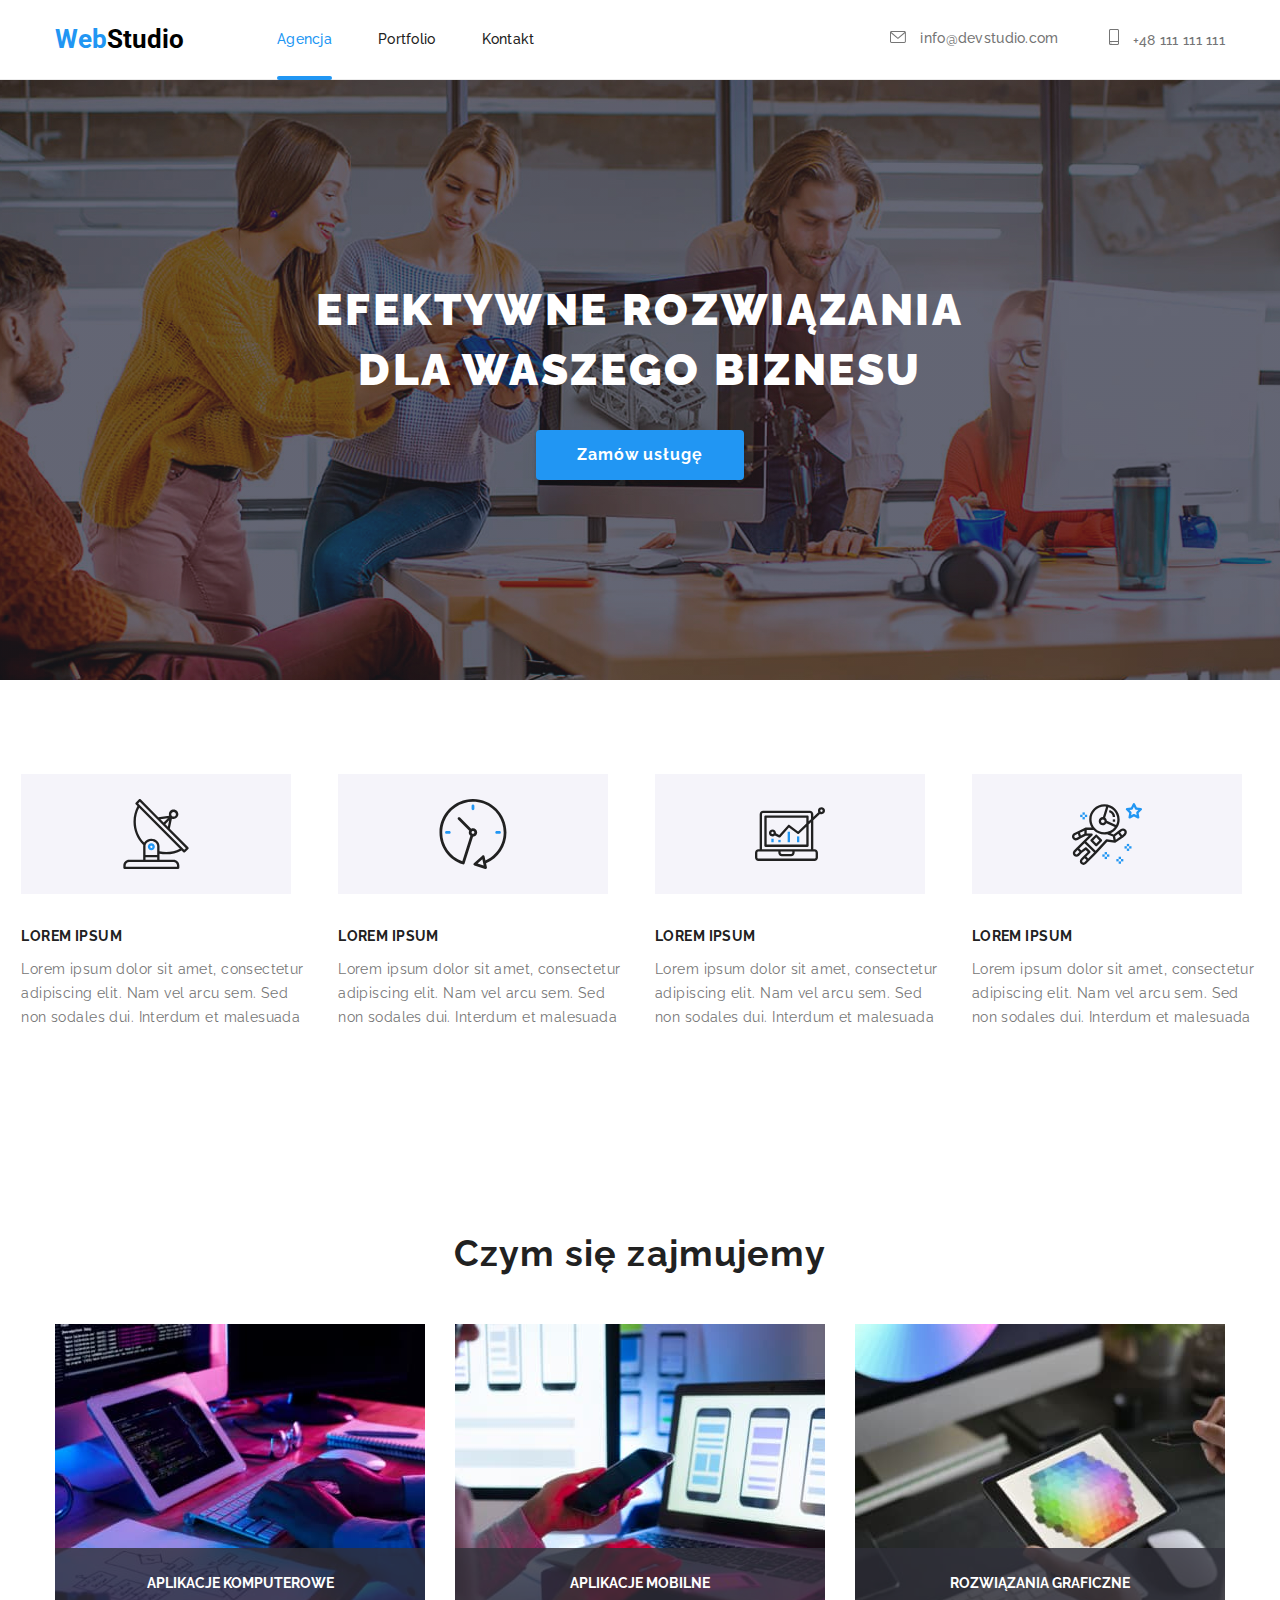
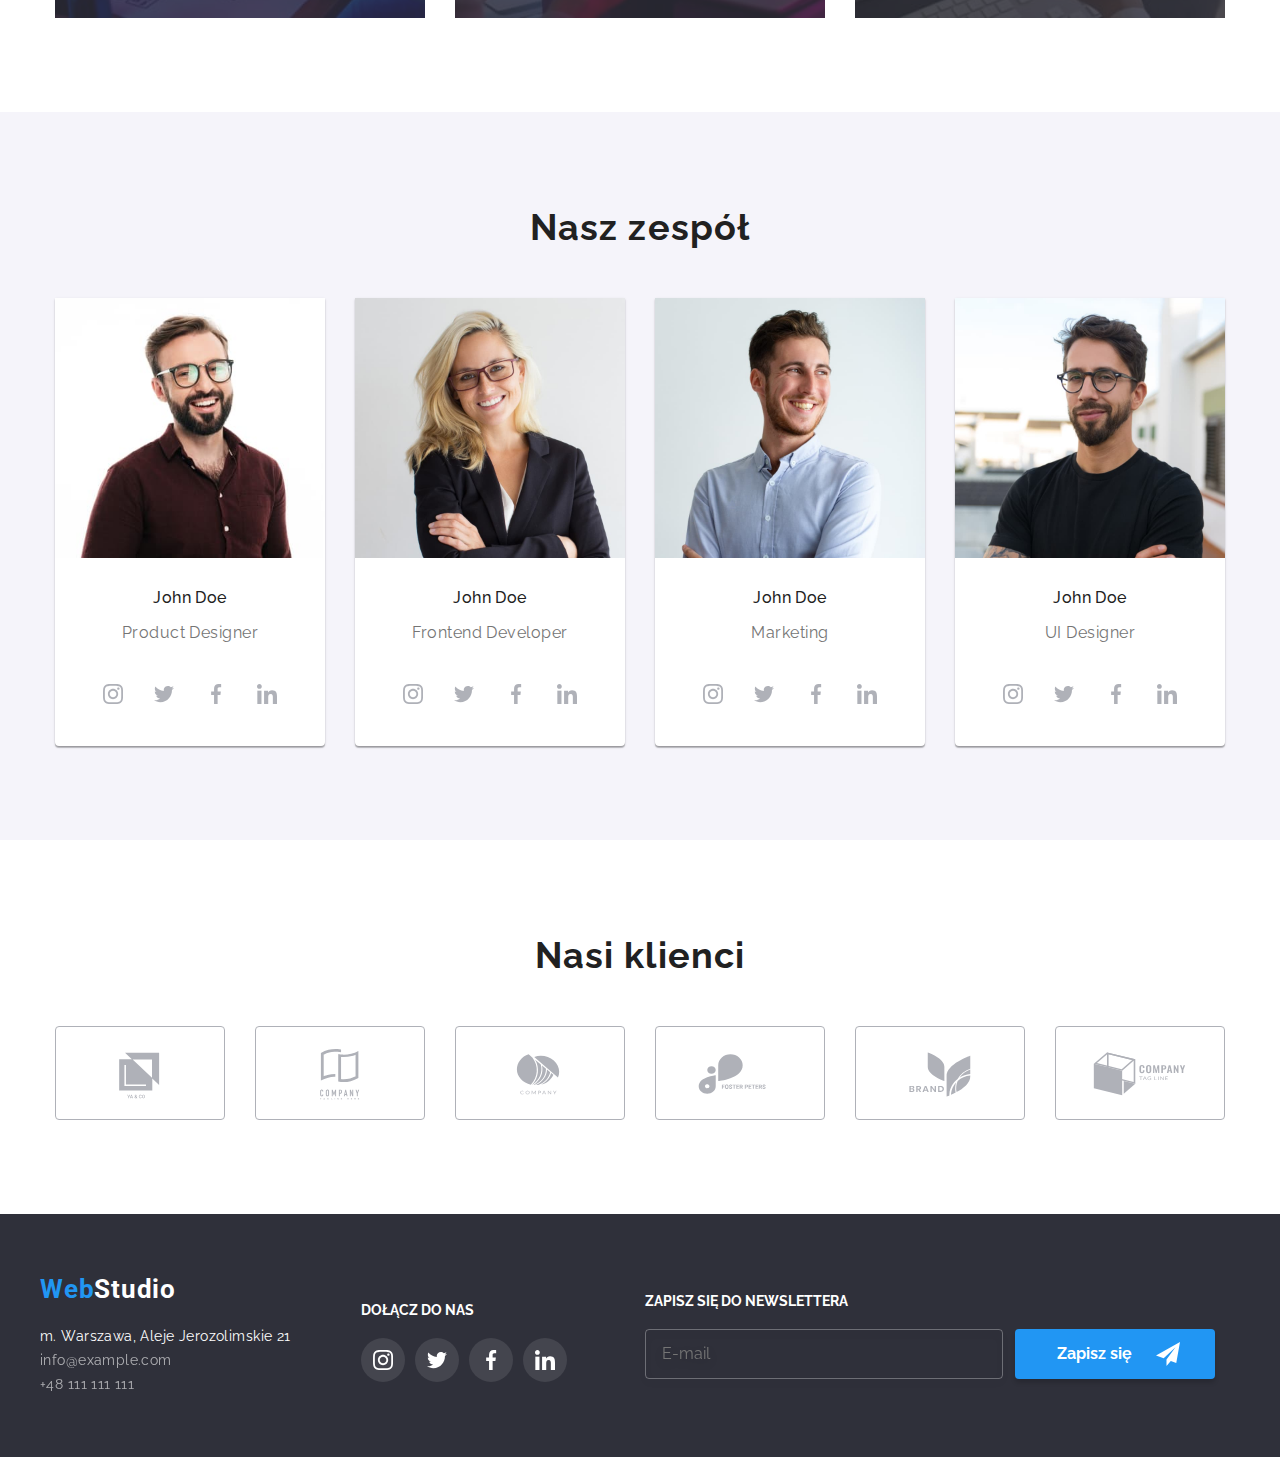
<file: index.html>
<!DOCTYPE html>
<html lang="pl">
<head>
    <meta charset="UTF-8">
    <meta http-equiv="X-UA-Compatible" content="IE=edge">
    <meta name="viewport" content="width=device-width, initial-scale=1.0">
    <title>Homework05</title>
    <link rel="stylesheet" href="https://cdnjs.cloudflare.com/ajax/libs/animate.css/4.1.1/animate.min.css"/>
    <link rel="stylesheet" href="https://cdnjs.cloudflare.com/ajax/libs/modern-normalize/1.0.0/modern-normalize.min.css"/>
    <link rel="stylesheet" href="./css/styles.css"/>
    <link rel="preconnect" href="https://fonts.googleapis.com">
    <link rel="preconnect" href="https://fonts.gstatic.com" crossorigin>
    <link href="https://fonts.googleapis.com/css2?family=Raleway:wght@700&family=Roboto:wght@400;500;700;900&display=swap" rel="stylesheet">
</head>
<body>
<!-- HEADER START -->
    <header class="header section">
        <div class="container">
            <nav class="navigation">
            <a class="logo-studio" href="index.html"><span class="logo-web">Web</span>Studio</a>
                <ul class="header-nav">
                    <li class="header-nav-list"><a class="header-nav-item header-nav-underline" href="index.html">Agencja</a></li>
                    <li class="header-nav-list"><a class="header-nav-item" href="portfolio.html">Portfolio</a></li>
                    <li class="header-nav-list"><a class="header-nav-item" href="#">Kontakt</a></li>
                </ul>
            </nav>
            <ul class="header-contacts">
                <li class="header-contacts-list"><a class="header-contacts-item" href="mailto:info@devstudio.com">
                    <svg class="contact-icon" width="16" height="12">
                        <use href="./images/sprite.svg#icon-envelope"></use>
                    </svg>
                    info@devstudio.com</a></li>
                <li class="header-contacts-list"><a class="header-contacts-item" href="tel:48111111111">
                    <svg class="contact-icon" width="10" height="16">
                        <use href="./images/sprite.svg#icon-smartphone"></use>
                    </svg>
                    +48 111 111 111</a></li>
            </ul>
        </div>
    </header>
<!-- HEADER END -->
    <main>
<!-- HERO START -->
    <section class="hero section">
    <div class="container">
        <h1 class="text-h1">EFEKTYWNE ROZWIĄZANIA DLA WASZEGO BIZNESU </h1>
        <button class="button-main"
        type="button" data-modal-open>Zamów usługę</button>
    </div>
    </section>
<!-- HERO END -->

<!-- MAIN START -->
<!-- Nasze atuty -->
    <section class="nasze-atuty section">
    <div class="container">
        <ul class="atuty-list">
            <li class="atuty-item">
                <svg class="atuty-icon" width="70" height="70">
                    <use href="./images/sprite.svg#icon-antenna"></use>
                </svg>
                <h3 class="atuty-header">LOREM IPSUM</h3>
                <p class="atuty-text">Lorem ipsum dolor sit amet, consectetur </br>adipiscing elit. Nam vel arcu sem. Sed </br>non sodales dui. Interdum et malesuada</p></li>
            <li class="atuty-item">
                <svg class="atuty-icon" width="70" height="70">
                    <use href="./images/sprite.svg#icon-clock"></use>
                </svg>
                <h3 class="atuty-header">LOREM IPSUM</h3>
                <p class="atuty-text">Lorem ipsum dolor sit amet, consectetur </br>adipiscing elit. Nam vel arcu sem. Sed </br>non sodales dui. Interdum et malesuada</p></li>
            <li class="atuty-item">
                <svg class="atuty-icon" width="70" height="70">
                    <use href="./images/sprite.svg#icon-diagram"></use>
                </svg>
                <h3 class="atuty-header">LOREM IPSUM</h3>
                <p class="atuty-text">Lorem ipsum dolor sit amet, consectetur </br>adipiscing elit. Nam vel arcu sem. Sed </br>non sodales dui. Interdum et malesuada</p></li>
            <li class="atuty-item">
                <svg class="atuty-icon" width="70" height="70">
                    <use href="./images/sprite.svg#icon-astronaut"></use>
                </svg>
                <h3 class="atuty-header">LOREM IPSUM</h3>
                <p class="atuty-text">Lorem ipsum dolor sit amet, consectetur </br>adipiscing elit. Nam vel arcu sem. Sed </br>non sodales dui. Interdum et malesuada</p></li>    
        </ul>
    </div>
    </section>
    <!-- Czym się zajmujemy -->
    <section class="activities section">
        <div class="container">
            <h2 class="text-h2">Czym się zajmujemy</h2>
    <ul class="activities-list no-bullets-list">
        <li class="activities-item">
            <div class="activities-image-container">
                <img src="./images/keyboard.jpg" alt="klawiatura" width='370' height='294'>
                <p class="activities-label">Aplikacje Komputerowe</p>
            </div>
        </li> 
        <li class="activities-item">
            <div class="activities-image-container">
                <img src="./images/laptop.jpg" alt="laptop" width='370' height='294'>
                <p class="activities-label">Aplikacje Mobilne</p>
            </div> 
        </li>
        <li class="activities-item">
            <div class="activities-image-container">
                <img src="./images/tablet.jpg" alt="tablet" width='370' height='294'>
          <p class="activities-label">Rozwiązania Graficzne</p>
            </div>
        </li> 
    </ul>
        </div>
    </section>

    <!-- Nasz zespół -->
    <section class="team section">
        <div class="container">
            <h2 class="text-h2">Nasz zespół</h2>
            <ul class="team-list no-bullets-list">
                <li class="team-item"><img src="./images/personone.jpg" alt="Product Designer" width="270" height="260">
                <h3 class="team-name">John Doe</h3>
                <p class="team-position">Product Designer</p>
                <ul class="social-list no-bullets-list">
                    <li class="social-list-item"><a class="social-list-link" href="#">
                        <svg class="social-icon">
                            <use href="./images/sprite.svg#icon-instagram"></use>
                        </svg>
                        </a></li>
                    <li class="social-list-item"><a class="social-list-link" href="#">
                        <svg class="social-icon">
                            <use href="./images/sprite.svg#icon-twitter"></use>
                        </svg>
                        </a></li>
                    <li class="social-list-item"><a class="social-list-link" href="#">
                        <svg class="social-icon">
                            <use href="./images/sprite.svg#icon-facebook"></use>
                        </svg>
                        </a></li>
                    <li class="social-list-item"><a class="social-list-link" href="#">
                        <svg class="social-icon">
                            <use href="./images/sprite.svg#icon-linkedin"></use>
                        </svg>
                        </a></li>
                </ul>
                </li>
                <li class="team-item"><img src="./images/persontwo.jpg" alt="Frontend Developer" width="270" height="260">
                <h3 class="team-name">John Doe</h3>
                <p class="team-position">Frontend Developer</p>
                <ul class="social-list no-bullets-list">
                    <li class="social-list-item"><a class="social-list-link" href="#">
                        <svg class="social-icon">
                            <use href="./images/sprite.svg#icon-instagram"></use>
                        </svg>
                        </a></li>
                    <li class="social-list-item"><a class="social-list-link" href="#">
                        <svg class="social-icon">
                            <use href="./images/sprite.svg#icon-twitter"></use>
                        </svg>
                        </a></li>
                    <li class="social-list-item"><a class="social-list-link" href="#">
                        <svg class="social-icon">
                            <use href="./images/sprite.svg#icon-facebook"></use>
                        </svg>
                        </a></li>
                    <li class="social-list-item"><a class="social-list-link" href="#">
                        <svg class="social-icon">
                            <use href="./images/sprite.svg#icon-linkedin"></use>
                        </svg>
                        </a></li>
                </ul>
                </li>
                <li class="team-item"><img src="./images/personthree.jpg" alt="Marketing" width="270" height="260">
                <h3 class="team-name">John Doe</h3>
                <p class="team-position">Marketing</p>
                <ul class="social-list no-bullets-list">
                    <li class="social-list-item"><a class="social-list-link" href="#">
                        <svg class="social-icon">
                            <use href="./images/sprite.svg#icon-instagram"></use>
                        </svg>
                        </a></li>
                    <li class="social-list-item"><a class="social-list-link" href="#">
                        <svg class="social-icon">
                            <use href="./images/sprite.svg#icon-twitter"></use>
                        </svg>
                        </a></li>
                    <li class="social-list-item"><a class="social-list-link" href="#">
                        <svg class="social-icon">
                            <use href="./images/sprite.svg#icon-facebook"></use>
                        </svg>
                        </a></li>
                    <li class="social-list-item"><a class="social-list-link" href="#">
                        <svg class="social-icon">
                            <use href="./images/sprite.svg#icon-linkedin"></use>
                        </svg>
                        </a></li>
                </ul>
                </li>
                <li class="team-item"><img src="./images/personfour.jpg" alt="UI Designer" width="270" height="260">
                <h3 class="team-name">John Doe</h3>
                <p class="team-position">UI Designer</p>
                <ul class="social-list no-bullets-list">
                    <li class="social-list-item"><a class="social-list-link" href="#">
                        <svg class="social-icon">
                            <use href="./images/sprite.svg#icon-instagram"></use>
                        </svg>
                        </a></li>
                    <li class="social-list-item"><a class="social-list-link" href="#">
                        <svg class="social-icon">
                            <use href="./images/sprite.svg#icon-twitter"></use>
                        </svg>
                        </a></li>
                    <li class="social-list-item"><a class="social-list-link" href="#">
                        <svg class="social-icon">
                            <use href="./images/sprite.svg#icon-facebook"></use>
                        </svg>
                        </a></li>
                    <li class="social-list-item"><a class="social-list-link" href="#">
                        <svg class="social-icon">
                            <use href="./images/sprite.svg#icon-linkedin"></use>
                        </svg>
                        </a></li>
                </ul>
                </li>
            </ul>
        </div>
    </section>
    <!-- Nasi klienci -->
    <section class="clients section">
         <div class="container">
            <h2 class="text-h2">Nasi klienci</h2>
             <ul class="clients-list no-bullets-list">
                 <li class="clients-item"><a class="clients-link" href="#">
                     <svg class="clients-icon" width="106" height="60">
                         <use href="./images/sprite.svg#icon-Logo1"></use>
                     </svg>
                 </a></li>
                 <li class="clients-item"><a class="clients-link" href="#">
                     <svg class="clients-icon" width="106" height="60">
                         <use href="./images/sprite.svg#icon-Logo2"></use>
                     </svg>
                 </a></li>
                 <li class="clients-item"><a class="clients-link" href="#">
                     <svg class="clients-icon" width="106" height="60">
                         <use href="./images/sprite.svg#icon-Logo3"></use>
                     </svg>
                 </a></li>
                 <li class="clients-item"><a class="clients-link" href="#">
                     <svg class="clients-icon" width="106" height="60">
                         <use href="./images/sprite.svg#icon-Logo4"></use>
                     </svg>
                 </a></li>
                 <li class="clients-item"><a class="clients-link" href="#">
                     <svg class="clients-icon" width="106" height="60">
                         <use href="./images/sprite.svg#icon-Logo5"></use>
                     </svg>
                 </a></li>
                 <li class="clients-item"><a class="clients-link" href="#">
                     <svg class="clients-icon" width="106" height="60">
                         <use href="./images/sprite.svg#icon-Logo6"></use>
                     </svg>
                 </a></li>
             </ul>
         </div>
    </section>
    </main>

    <footer class="footer-box section">
        <div class="container">
            <div class="footer">
             <a class="footer-logo" href="index.html"><span class="logo-web">Web</span>Studio</a>
             <address class="footer-address"> 
                m. Warszawa, Aleje Jerozolimskie 21<br>
                <a class="footer-link" href="mailto:info@example.com">info@example.com</a><br>
                <a class="footer-link" href="tel:48111111111">+48 111 111 111</a>
            </address>
            </div>
            <div class="footer-social">
                <h4 class="footer-h4">Dołącz do nas</h4>
                <ul class="footer-social-list no-bullets-list">
                    <li class="footer-social-item"><a class="footer-social-link" href="#">
                        <svg class="footer-social-icon" width="20" height="20">
                         <use href="./images/sprite.svg#icon-instagram"></use>
                        </svg>
                    </a></li>
                    <li class="footer-social-item"><a class="footer-social-link" href="#">
                        <svg class="footer-social-icon" width="20" height="20">
                            <use href="./images/sprite.svg#icon-twitter"></use>
                        </svg>
                    </a></li>
                    <li class="footer-social-item"><a class="footer-social-link" href="#">
                        <svg class="footer-social-icon" width="20" height="20">
                            <use href="./images/sprite.svg#icon-facebook"></use>
                        </svg>
                    </a></li>
                    <li class="footer-social-item"><a class="footer-social-link" href="#">
                        <svg class="footer-social-icon" width="20" height="20">
                            <use href="./images/sprite.svg#icon-linkedin"></use>
                        </svg>
                    </a></li>
                </ul>
            </div>
            <div class="footer-newsletter">
                <p class="footer-sign-title">Zapisz się do newslettera</p>
                <form class="footer-newsletter-form" name="footer-form" autocomplete="on" novalidate>
                    <input class="footer-email" type="email" name="email-footer-form" placeholder="E-mail" />
                    <button class="button-footer-form" type="submit">Zapisz się 
                        <svg class="footer-submit-icon">
                            <use href="./images/sprite.svg#icon-send"></use></svg></button> 
                    </form>
            </div>
        </div>
    </footer> 
    <div class="backdrop is-hidden" data-modal>
        <div class="modal">
            <button type="button" class="close-btn" data-modal-close>
                <svg class="close-btn-icon" width="18" height="18">
                    <use href="./images/sprite.svg#icon-close-btn"></use>
                </svg>
            </button>
            <p class="signup-form-title">Zostaw swoje dane w formularzu poniżej</p>
            <form class="signup-form" name="signup-form" autocomplete="on" novalidate>
                <label class="signup-form-field">
                    Imie
                    <span class="signup-form-input-wrapper">
                        <input class="signup-form-input" type="text" name="name-signup" />
                    <svg class="signup-form-icon">
                        <use href="./images/sprite.svg#icon-person"></use>
                    </svg>
                    </span>                    
                </label>
                <label class="signup-form-field">
                    Telefon
                    <span class="signup-form-input-wrapper">
                        <input class="signup-form-input" type="tel" name="phone-signup" />
                    <svg class="signup-form-icon">
                        <use href="./images/sprite.svg#icon-phone"></use>
                    </svg>
                    </span>                    
                </label>
                <label class="signup-form-field">
                    Email
                    <span class="signup-form-input-wrapper">
                        <input class="signup-form-input" type="email" name="email-sign-up" />
                        <svg class="signup-form-icon">
                            <use href="./images/sprite.svg#icon-email"></use>
                        </svg>
                    </span>
                </label>
                <label class="signup-form-field">
                    Komentarz
                    <span class="signup-form-area-wrapper">
                        <textarea class="signup-form-comment" name="comment-signup" cols="30" rows="10" placeholder="Wprowadź tekst"></textarea>
                    </span>
                </label>
                <span class="form-policy-wrapper">
                    <input class="form-checkbox-policy check-hidden" id="user-policy" type="checkbox" name="policy" value="policy">
                    <label for="user-policy" class="form-policy-text">
                        Oświadczam iż akceptuję <a class="form-policy-link" href="#">Regulamin</a> i <a class="form-policy-link" href="#">Politykę Prywatności.</a>
                    </label>
                </span>                                                        
                <button class="form-button" type="submit">Wyślij</button>
            </form>
        </div>
    </div>
    <script src="./js/modal.js"></script>
</body>
</html>
</file>
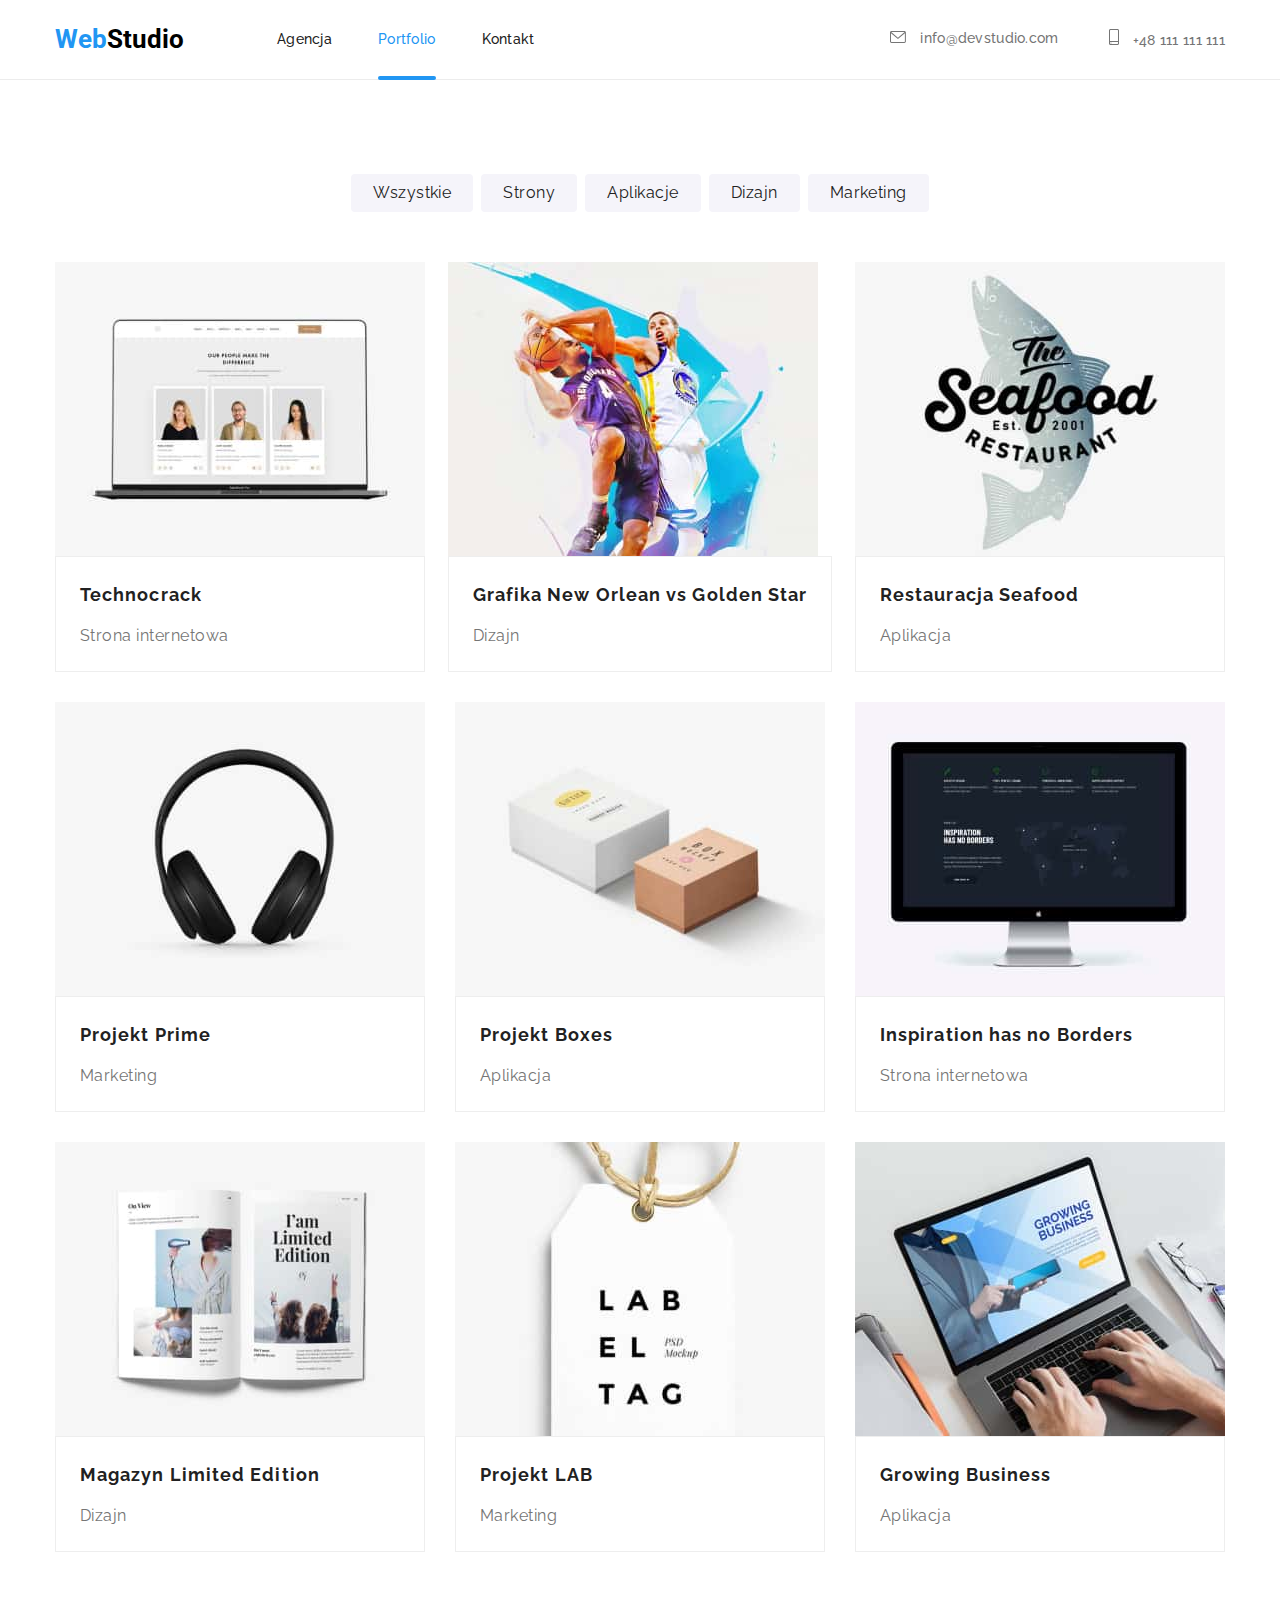
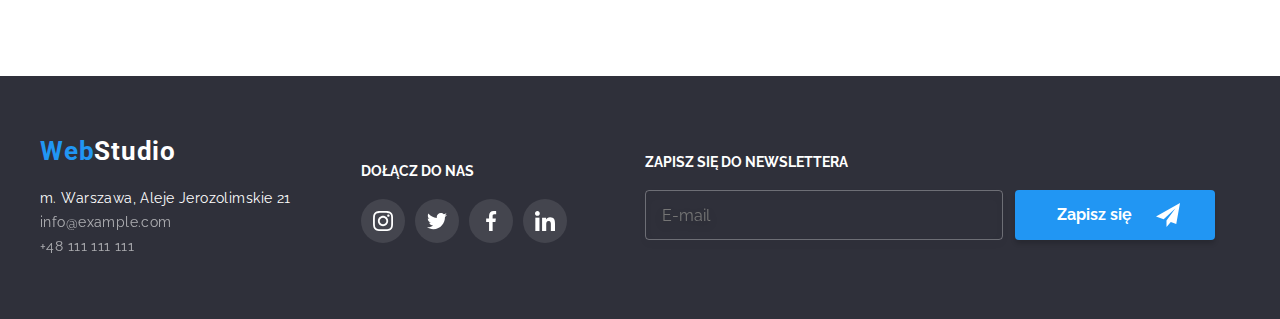
<file: portfolio.html>
<!DOCTYPE html>
<html lang="pl">
<head>
    <meta charset="UTF-8">
    <meta http-equiv="X-UA-Compatible" content="IE=edge">
    <meta name="viewport" content="width=device-width, initial-scale=1.0">
    <title>Homework05</title>
    <link rel="stylesheet" href="https://cdnjs.cloudflare.com/ajax/libs/animate.css/4.1.1/animate.min.css"/>
    <link rel="stylesheet" href="https://cdnjs.cloudflare.com/ajax/libs/modern-normalize/1.0.0/modern-normalize.min.css"/>
    <link rel="stylesheet" href="./css/styles.css"/>
    <link rel="preconnect" href="https://fonts.googleapis.com">
    <link rel="preconnect" href="https://fonts.gstatic.com" crossorigin>
    <link href="https://fonts.googleapis.com/css2?family=Raleway:wght@700&family=Roboto:wght@400;500;700;900&display=swap" rel="stylesheet">
</head>
<body>
    <header class="header section">
        <div class="container">
            <nav class="navigation">
            <a class="logo-studio" href="index.html"><span class="logo-web">Web</span>Studio</a>
                <ul class="header-nav">
                    <li class="header-nav-list"><a class="header-nav-item" href="index.html">Agencja</a></li>
                    <li class="header-nav-list"><a class="header-nav-item header-nav-underline" href="portfolio.html">Portfolio</a></li>
                    <li class="header-nav-list"><a class="header-nav-item" href="#">Kontakt</a></li>
                </ul>
            </nav>
            <ul class="header-contacts">
                <li class="header-contacts-list"><a class="header-contacts-item" href="mailto:info@devstudio.com">
                    <svg class="contact-icon" width="16" height="12">
                        <use href="./images/sprite.svg#icon-envelope"></use>
                    </svg>
                    info@devstudio.com</a></li>
                <li class="header-contacts-list"><a class="header-contacts-item" href="tel:48111111111">
                    <svg class="contact-icon" width="10" height="16">
                        <use href="./images/sprite.svg#icon-smartphone"></use>
                    </svg>
                    +48 111 111 111</a></li>
            </ul>
        </div>
    </header>
    <!-- Buttons Menu -->
    <main>
        <section class="hero-portfolio section">
            <div class="container">
                <ul class="buttons-list no-bullets-list">
                    <li class="buttons-item">
                        <button
                        class="buttons"
                        type="button">Wszystkie</button>
                    </li>
                    <li class="buttons-item">
                        <button
                            class="buttons"
                            type="button">Strony</button>
                    </li>
                    <li class="buttons-item">
                        <button
                            class="buttons"
                            type="button">Aplikacje</button>
                    </li>
                    <li class="buttons-item">
                        <button
                            class="buttons"
                            type="button">Dizajn</button>
                    </li>
                    <li class="buttons-item">
                        <button
                            class="buttons"
                            type="button">Marketing</button>
                    </li>
                </ul>
            </div>
        </section>
    <!-- Main menu pictures -->
        <section class="main-portfolio section">
            <div class="container">
                <ul class="pictures-menu-list no-bullets-list">
                    <li class="pictures-menu-item">
                        <div class="main-menu-img-container">
                            <img class="main-menu-flex" src="./images/portfolio/01_laptop.jpg" alt="Laptop" width="370" height="294">
                            <div class="main-menu-img-overlay">
                                <p class="main-menu-img-overlay-text">Technocrack jest popularną platformą wykorzystywaną do rozpowszechniania koronawirusa. Firmy wykorzystują tę platformę do celów szpiegowskich i ataków na niezabezpieczone serwery konkurencji</p>
                            </div>
                        </div>
                       <div class="main-menu-caption">
                            <h3 class="main-menu-header">Technocrack</h3>
                            <p class="main-menu-text">Strona internetowa</p>
                       </div>
                    </li>
                    <li class="pictures-menu-item">
                        <div class="main-menu-img-container">
                            <img class="main-menu-flex" src="./images/portfolio/02_basketball.jpg" alt="Dizajn" width="370" height="294">
                            <div class="main-menu-img-overlay">
                                <p class="main-menu-img-overlay-text">Technocrack jest popularną platformą wykorzystywaną do rozpowszechniania koronawirusa. Firmy wykorzystują tę platformę do celów szpiegowskich i ataków na niezabezpieczone serwery konkurencji</p>
                            </div>
                        </div>
                        <div class="main-menu-caption">
                            <h3 class="main-menu-header">Grafika New Orlean vs Golden Star</h3>
                            <p class="main-menu-text">Dizajn</p>
                        </div>
                    </li>
                    <li class="pictures-menu-item">
                        <div class="main-menu-img-container">
                            <img class="main-menu-flex"  src="./images/portfolio/03_restaurant.jpg" alt="Logo Restauracji Seafood" width="370" height="294">
                            <div class="main-menu-img-overlay">
                                <p class="main-menu-img-overlay-text">Technocrack jest popularną platformą wykorzystywaną do rozpowszechniania koronawirusa. Firmy wykorzystują tę platformę do celów szpiegowskich i ataków na niezabezpieczone serwery konkurencji</p>
                            </div>
                        </div>
                        <div class="main-menu-caption">
                            <h3 class="main-menu-header">Restauracja Seafood</h3>
                            <p class="main-menu-text">Aplikacja</p>
                        </div>
                    </li>
                    <li class="pictures-menu-item">
                        <div class="main-menu-img-container">
                            <img class="main-menu-flex" src="./images/portfolio/04_headphones.jpg" alt="Słuchawki" width="370" height="294">
                            <div class="main-menu-img-overlay">
                                <p class="main-menu-img-overlay-text">Technocrack jest popularną platformą wykorzystywaną do rozpowszechniania koronawirusa. Firmy wykorzystują tę platformę do celów szpiegowskich i ataków na niezabezpieczone serwery konkurencji</p>
                            </div>
                        </div>
                        <div class="main-menu-caption">
                            <h3 class="main-menu-header">Projekt Prime</h3>
                            <p class="main-menu-text">Marketing</p>
                        </div>
                    </li>
                    <li class="pictures-menu-item">
                        <div class="main-menu-img-container">
                            <img class="main-menu-flex" src="./images/portfolio/05_boxes.jpg" alt="Pudełka" width="370" height="294">
                            <div class="main-menu-img-overlay">
                                <p class="main-menu-img-overlay-text">Technocrack jest popularną platformą wykorzystywaną do rozpowszechniania koronawirusa. Firmy wykorzystują tę platformę do celów szpiegowskich i ataków na niezabezpieczone serwery konkurencji</p>
                            </div>
                        </div>
                        <div class="main-menu-caption">
                            <h3 class="main-menu-header">Projekt Boxes</h3>
                            <p class="main-menu-text">Aplikacja</p>
                        </div>
                    </li>
                    <li class="pictures-menu-item">
                        <div class="main-menu-img-container">
                        <img class="main-menu-flex" src="./images/portfolio/06_monitor.jpg" alt="Monitor" width="370" height="294">
                            <div class="main-menu-img-overlay">
                                <p class="main-menu-img-overlay-text">Technocrack jest popularną platformą wykorzystywaną do rozpowszechniania koronawirusa. Firmy wykorzystują tę platformę do celów szpiegowskich i ataków na niezabezpieczone serwery konkurencji</p>
                            </div>
                        </div>
                        <div class="main-menu-caption">
                            <h3 class="main-menu-header">Inspiration has no Borders</h3>
                            <p class="main-menu-text">Strona internetowa</p>
                        </div>
                    </li>
                    <li class="pictures-menu-item">
                        <div class="main-menu-img-container">
                            <img class="main-menu-flex" src="./images/portfolio/07_magazine.jpg" alt="Gazetka" width="370" height="294">
                            <div class="main-menu-img-overlay">
                                <p class="main-menu-img-overlay-text">Technocrack jest popularną platformą wykorzystywaną do rozpowszechniania koronawirusa. Firmy wykorzystują tę platformę do celów szpiegowskich i ataków na niezabezpieczone serwery konkurencji</p>
                            </div>
                        </div>
                        <div class="main-menu-caption">
                            <h3 class="main-menu-header">Magazyn Limited Edition</h3>
                            <p class="main-menu-text">Dizajn</p>
                        </div>
                    </li>
                    <li class="pictures-menu-item">
                        <div class="main-menu-img-container">
                            <img class="main-menu-flex" src="./images/portfolio/08_tag.jpg" alt="Metka" width="370" height="294">
                            <div class="main-menu-img-overlay">
                                <p class="main-menu-img-overlay-text">Technocrack jest popularną platformą wykorzystywaną do rozpowszechniania koronawirusa. Firmy wykorzystują tę platformę do celów szpiegowskich i ataków na niezabezpieczone serwery konkurencji</p>
                            </div>
                        </div>
                        <div class="main-menu-caption">
                            <h3 class="main-menu-header">Projekt LAB</h3>
                            <p class="main-menu-text">Marketing</p>
                        </div>
                    </li>
                    <li class="pictures-menu-item">
                        <div class="main-menu-img-container">
                            <img class="main-menu-flex" src="./images/portfolio/09_writting.jpg" alt="Pisanie na laptopie" width="370" height="294">
                            <div class="main-menu-img-overlay">
                                <p class="main-menu-img-overlay-text">Technocrack jest popularną platformą wykorzystywaną do rozpowszechniania koronawirusa. Firmy wykorzystują tę platformę do celów szpiegowskich i ataków na niezabezpieczone serwery konkurencji</p>
                            </div>
                        </div>
                        <div class="main-menu-caption">
                            <h3 class="main-menu-header">Growing Business</h3>
                            <p class="main-menu-text">Aplikacja</p>
                        </div>
                    </li>
                </ul>
            </div>
    </section>
    </main>
    <!-- Footer box -->
    <footer class="footer-box section">
        <div class="container">
            <div class="footer">
             <a class="footer-logo" href="index.html"><span class="logo-web">Web</span>Studio</a>
             <address class="footer-address"> 
                m. Warszawa, Aleje Jerozolimskie 21<br>
                <a class="footer-link" href="mailto:info@example.com">info@example.com</a><br>
                <a class="footer-link" href="tel:48111111111">+48 111 111 111</a>
            </address>
            </div>
            <div class="footer-social">
                <h4 class="footer-h4">Dołącz do nas</h4>
                <ul class="footer-social-list no-bullets-list">
                    <li class="footer-social-item"><a class="footer-social-link" href="#">
                        <svg class="footer-social-icon" width="20" height="20">
                         <use href="./images/sprite.svg#icon-instagram"></use>
                        </svg>
                    </a></li>
                    <li class="footer-social-item"><a class="footer-social-link" href="#">
                        <svg class="footer-social-icon" width="20" height="20">
                            <use href="./images/sprite.svg#icon-twitter"></use>
                        </svg>
                    </a></li>
                    <li class="footer-social-item"><a class="footer-social-link" href="#">
                        <svg class="footer-social-icon" width="20" height="20">
                            <use href="./images/sprite.svg#icon-facebook"></use>
                        </svg>
                    </a></li>
                    <li class="footer-social-item"><a class="footer-social-link" href="#">
                        <svg class="footer-social-icon" width="20" height="20">
                            <use href="./images/sprite.svg#icon-linkedin"></use>
                        </svg>
                    </a></li>
                </ul>
            </div>
            <div class="footer-newsletter">
                <p class="footer-sign-title">Zapisz się do newslettera</p>
                <form class="footer-newsletter-form" name="footer-form" autocomplete="on" novalidate>
                    <input class="footer-email" type="email" name="email-footer-form" placeholder="E-mail" />
                    <button class="button-footer-form" type="submit">Zapisz się 
                        <svg class="footer-submit-icon">
                            <use href="./images/sprite.svg#icon-send"></use></svg></button> 
                    </form>
            </div>
        </div>
    </footer>
</body>
</html>
</file>
<file: css/styles.css>
:root{
    --brand-blue: #2196F3;
    --main-black: #212121;
    --main-grey: #757575;
    --icon-grey: #AFB1B8;
    --footer-contact-col: rgba(255, 255, 255, 0.6);
    --background-colour: #2F303A;
    --background-colour-team: #F5F4FA;
    --header-border-colour: #ECECEC;
    --portfolio-main-menu-border-box:  #EEEEEE;
    --logo-black: #000000;
    --white: #FFFFFF;
    --logo-font: "Roboto", sans-serif;
    --text-font: "Raleway", sans-serif;
}
body{
    font-family: var(--text-font);
    font-weight: 400;
    color: var(--main-black);
    margin: 0px auto;
}

h1,
h2,
h3,
h4,
h5,
h6{
    margin: 0;
    }
ul,
ol{
    padding: 0;
    margin: 0;
}
p{
    padding: 0;
}
img{
    display: block;
}

.container{
    width: 1200px;
    padding: 0px 15px;
    align-items:center;
    margin: auto;
}
.section{
    padding-top: 94px;
    padding-bottom: 94px;
}
.no-bullets-list{
    list-style: none;
}

/* HEADER START */
.header{
    padding: 0;
    border-bottom: 1px solid var(--header-border-colour) ;
}
.header .container{
    width: 1200px;
    display: flex;
    justify-content: space-around;
    align-items: center;
    padding-top: 24px;
    padding-bottom: 24px;
    margin: 0px auto;
}
.navigation{
    display: flex;
    align-items: center;
}
.logo-studio{
    color: var(--logo-black);
    font-size: 26px;
    font-family: var(--logo-font);
    letter-spacing: 0,03em;
    font-style: normal;
    font-weight: 700;
    text-decoration: none;
    line-height: 1.192;

    margin-right: 93px;
}
.logo-web{
    color: var(--brand-blue);
    font-size: 26px;
    font-family: var(--logo-font);
    letter-spacing: 0,03em;
    font-style: normal;
    font-weight: 700;
    text-decoration: none;
    line-height: 1.192;
}

.header-nav{
    font-family: var(--text-font);
    font-size: 14px;
    font-weight: 500;
    font-style: normal;
    letter-spacing: 0.02em;
    line-height: 1.143;
    list-style: none;
    text-decoration: none;

    display: flex;
    align-items: center;
    }
.header-nav:hover,
.header-nav:focus{
    font-family: var(--text-font);
    font-size: 14px;
    font-weight: 500;
    font-style: normal;
    letter-spacing: 0.02em;
    line-height: 1.143;
    list-style: none;
    color: var(--brand-blue);
    text-decoration: none;
    }

.header-nav-item{
    font-family: var(--text-font);
    font-size: 14px;
    font-weight: 500;
    font-style: normal;
    letter-spacing: 0.02em;
    line-height: 1.143;
    list-style: none;
    text-decoration: none;
    color: var(--main-black);
    position: relative;

    transition: 250ms cubic-bezier(0.4, 0, 0.2, 1);
}
.header-nav-item:hover,
.header-nav-item:focus{
    color: var(--brand-blue);
}
.header-nav-list:not(:last-child){
    margin-right: 46px;
}
.header-nav-underline::after{
    content: "";
    height: 4px;
    width: 100%;
    background-color: var(--brand-blue);
    display: block;
    bottom: 0;
    left: 0;
    position: absolute;
    border-radius: 2px;

    transform: translateY(33px);
}
.header-nav-underline{
    color: var(--brand-blue);
}
.header-contacts{
    display: flex;
    list-style: none;
}
.header-contacts-item{
    font-family: var(--text-font);
    font-size: 14px;
    font-weight: 500;
    font-style: normal;
    text-decoration: none;
    letter-spacing: 0.02em;
    line-height: 1.143;
    color: var(--main-grey);
    fill: var(--main-grey);

    transition: 250ms cubic-bezier(0.4, 0, 0.2, 1);
    }
.header-contacts-item:hover,
.header-contacts-item:focus{
    color: var(--brand-blue);
    fill: var(--brand-blue);
}
.header .header-contacts{
    margin-left: auto;
}
.header-contacts-list:not(:last-child){
    margin-right: 50px;
}
.contact-icon{
    margin-right: 10px;
}

/* HEADER END */

/* HERO START */
/* index - hero */
.hero{
    background-image:
    linear-gradient(
        rgba(47, 48, 58, 0.4),
        rgba(47, 48, 58, 0.4)),
        url("../images/hero-bg.jpg");
    background-color: var(--background-colour);
    padding-top: 200px;
    padding-bottom: 200px;
    background-repeat: no-repeat;
    background-position: center;
    background-size: 1600px;
}
.hero .container{
    width: 696px;
    margin-left: auto;
    margin-right: auto;
    text-align: center;
}
.text-h1{
    font-size: 44px;
    font-family: var(--text-font);
    font-weight: 900;
    letter-spacing: 00.06em;
    line-height: 1.364;
    color: var(--white);
    text-transform: uppercase;

    margin-bottom: 30px;
}

.button-main{
    font-family: var(--text-font);
    font-weight: 700;
    font-size: 16px;
    letter-spacing: 00.06em;
    color: var(--white);
    background-color: var(--brand-blue);
    line-height: 1.875;
    cursor: pointer;
    border-style: none;
    text-align: center;

    border-radius: 4px;
    box-shadow: 0px 4px 4px rgba(0, 0, 0, 0.15);
    padding: 10px 41px;
    margin-right: auto;
    margin-left: auto;
    display: block;
}
/* porfolio - buttons */
.hero-portfolio{
    padding-bottom: 50px;
}
.buttons-list{
    display: flex;
    justify-content: center;
}
.buttons-item:not(:last-child){
    margin-right: 8px;
}
.buttons{
    font-size: 16px;
    line-height: 1.625;
    text-align: center;
    color: var(--main-black);
    border: none;
    cursor: pointer;
    font-family: var(--text-font);
    font-size: 16px;
    font-style: normal;
    letter-spacing: 0.03em;
    background-color: var(--background-colour-team);
    border-radius: 4px;

    height: 38px;
    padding: 6px 22px;

    transition: 250ms cubic-bezier(0.4, 0, 0.2, 1);
    }
.buttons:hover,
.buttons:focus{
    background-color: var(--brand-blue);
    color: var(--white);
    border: none;
    cursor: pointer;
    font-family: var(--text-font);
    font-size: 16px;
    font-style: normal;
    letter-spacing: 0.03em;
    line-height: 1.625;
    border-radius: 4px;
    box-shadow: 0px 3px 1px rgba(0, 0, 0, 0.1), 0px 1px 2px rgba(0, 0, 0, 0.08),
    0px 2px 2px rgba(0, 0, 0, 0.12);
}
/* HERO END */

/* MAIN START */
/* portfolio - pictures menu */
.main-portfolio{
    padding-top: 0;
}
.pictures-menu-list{
    display: flex;
    justify-content: space-between;
    flex-wrap: wrap;
    }
.pictures-menu-item:not(:last-child){
    margin-bottom: 30px;
    /* margin-right: 30px; */
}
.pictures-menu-item{
    background: var(--white);

    transition: 250ms cubic-bezier(0.4, 0, 0.2, 1);
      }
.pictures-menu-item:hover,
.pictures-menu-item:focus{
    box-shadow: 0px 1px 1px rgba(0, 0, 0, 0.12),
                0px 4px 4px rgba(0, 0, 0, 0.06),
                1px 4px 6px rgba(0, 0, 0, 0.16);
}
.main-menu-header{
    font-family: var(--text-font);
    font-size: 18px;
    font-weight: 700;
    letter-spacing: 0.06em;
    color: var(--main-black);
    line-height: 2;
    padding: 20px 24px 4px 24px;
    }
.main-menu-text{
    font-family: var(--text-font);
    font-size: 16px;
    font-weight: 400;
    letter-spacing: 0.03em;
    color: var(--main-grey);
    line-height: 1.875;
    padding: 4px 24px 20px 24px;
    margin: 0;
}
.main-menu-flex{
    flex-flow: column wrap;
    flex-wrap: wrap;
    justify-content: column;
}
.main-menu-caption{
    border: 1px solid var(--portfolio-main-menu-border-box) ;
    }
.main-menu-img-container{
    position: relative;
    overflow: hidden;
}
.main-menu-img-overlay{
    position: absolute;
    bottom: 0;
    left: 0;
    background-color:rgba(33, 150, 243, 0.9);
    padding: 49px 45px 49px 24px;
    width: 100%;
    height: 100%;

    transition-property: transform;
    transition-duration: 250ms;
    transition-timing-function: cubic-bezier(0.4, 0, 0.2, 1);
    transform: translateY(100%)
}
/* .pictures-menu-item .main-menu-overlay{
    transition-property: transform;
} */
.pictures-menu-item:hover .main-menu-img-overlay{
    transform: translateY(0);
    }
.main-menu-img-overlay-text{
    font-size: 18px;
    letter-spacing: 3%;
    line-height: 1.556;
    color: var(--white);
    margin: 0;
}


/* index - nasze atuty */
.nasze-atuty{
    padding-top: 94px;
    padding-bottom: 94px;
}
.nasze-atuty .atuty-list{
    width: 1170px;
    list-style: none;
    display: flex;
    justify-content: center;
}
.atuty-item:not(:last-child){
    margin-right: 30px;
}
.atuty-header{
    font-family: var(--text-font);
    font-size: 14px;
    font-weight: 700;
    letter-spacing: 0.03em;
    color: var(--main-black);
    line-height: 1.143;

    margin-bottom: 10px;
}
.atuty-text{
    font-family: var(--text-font);
    font-size: 14px;
    font-weight: 400;
    letter-spacing: 0.03em;
    color: var(--main-grey);
    line-height: 1.714;
    white-space: pre;
}
.atuty-icon{
    background-color: var(--background-colour-team);
    width: 270px;
    height: 120px;
    padding: 25px 100px;
    margin-bottom: 30px;
}
/* index - czym się zajmuje */
.activities-list{
    /* margin-bottom: 94px; */
}
.activities{
    /* padding-top: 0;
    padding-bottom: 94px; */
    display: flex;
}
.activities,
.activities-list{
    display: flex;
    justify-content: center;
}
.text-h2{
    font-family: var(--text-font);
    font-size: 36px;
    font-weight: 700;
    letter-spacing: 0.03em;
    color: var(--main-black);
    line-height: 1.167;
    text-align: center;

    margin-bottom: 50px;
}
.activities-item:not(:last-child){
    margin-right: 30px;
}
.activities-image-container{
    position: relative;
}
.activities-image-container > .activities-label{
    text-transform: uppercase;
    color: var(--white);
    font-family: var(--text-font);
    font-weight: 700;
    font-size: 14px;
    line-height: 1.143;
    letter-spacing: 3%;
    text-align: center;

    position: absolute;
    bottom: 0;
    margin: 0;
    background-color: rgba(47, 48, 58, 0.8);
    padding: 27px 91px;
    width: 100%;
}
/* index - nasz zespół */
.team{
    display: flex;
    background-color: var(--background-colour-team);
    /* width: 1200px; */
    justify-content: center;
}
.team .team-list{
    display: flex;
    justify-content: space-between;
}
.team-item:not(:last-child){
    margin-right: 30px;
}
.team-item{
    background-color: var(--white);
    box-shadow: 0px 1px 3px rgba(0, 0, 0, 0.12),
    0px 1px 1px rgba(0, 0, 0, 0.14),
    0px 2px 1px rgba(0, 0, 0, 0.2);
    border-radius: 0px 0px 4px 4px;

}
.team-name{
    font-family: var(--text-font);
    font-size: 16px;
    font-weight: 500;
    letter-spacing: 0.03em;
    color: var(--main-black);
    line-height: 1.188;
    text-align: center;

    margin-top: 30px;
    margin-bottom: 10px;
    /* padding: 99px 59px 99px 290px; */
}
.team-position{
    font-family: var(--text-font);
    font-size: 16px;
    font-weight: 400;
    letter-spacing: 0.03em;
    color: var(--main-grey);
    line-height: 1.188;
    text-align: center;

    margin-bottom: 30px;
}
.social-list{
    display: flex;
    align-content: center;
    justify-content: space-around;
    margin-bottom: 30px;
    padding-left: 32px;
    padding-right: 32px;
}
.social-list-item{}
.social-list-link{
    display: flex;
    align-items: center;
    justify-content: center;
    fill: var(--icon-grey);
    width: 44px;
    height: 44px;
    background-color: var(--white);
    border-radius: 50%;

    transition: 250ms cubic-bezier(0.4, 0, 0.2, 1);
}
.social-list-link:hover,
.social-list-link:focus{
    fill: var(--white);
    width: 44px;
    height: 44px;
    background-color: var(--brand-blue);
    border-radius: 50%;
}
.social-icon{
    width: 20px;
    height: 20px;
}

/* Nasi klienci */
.clients{}

.clients-list{
    display: flex;
    align-content: center;
    justify-content: space-between;
}
.clients-item{
    width: 170px;
}
.clients-item:not(:last-child){
    margin-right: 30px;
}
.clients-link{
    display: flex;
    padding: 18px 32px 14px 32px;
    border: 1px solid var(--icon-grey);
    border-radius: 4px;
    fill: var(--icon-grey);

    transition: 250ms cubic-bezier(0.4, 0, 0.2, 1);
}

.clients-link:hover,
.clients-link:focus{
    fill: var(--brand-blue);
    border-color: var(--brand-blue);
}
/* MAIN END */

/* FOOTER START */
.footer-box{
    padding: 0;
    background-color: var(--background-colour);
}
.footer-box .container{
    display: flex;
    padding: 0;
}
.footer{
    padding-top: 60px;
    margin-right: 70px;
}
.footer-logo{
    color: var(--white);
    font-size: 26px;
    font-family: var(--logo-font);
    letter-spacing: 0.03em;
    font-weight: 700;
    text-decoration: none;
    line-height: 1.192;

    margin-bottom: 20px;
}
.footer-address{
    color: var(--white);
    font-family: var(--text-font);
    font-weight: 400;
    font-size: 14px;
    font-style: normal;
    letter-spacing: 0.03em;
    line-height: 1.714;
    width: fit-content;

    padding-bottom: 60px;
    padding-top: 20px;
}
.footer-link{
    color:var(--white) ;
    opacity: 60%;
    text-decoration: none;
    font-family: var(--text-font);
    font-weight: 400;
    font-size: 14px;
    letter-spacing: 3%;
    line-height: 1.714;

    transition: 250ms cubic-bezier(0.4, 0, 0.2, 1);
}
.footer-link:hover,
.footer-link:focus{
    color: var(--brand-blue);
    text-decoration: none;
    font-family: var(--text-font);
    font-weight: 400;
    font-size: 14px;
    font-style: normal;
    letter-spacing: 0.03em;
    line-height: 1.714;
}
.footer-address:not(:last-child){
    margin-bottom: 9px;
}

/* footer social */
.footer-social{
    padding-top: 12px;
    margin-right: 78px;
    }
.footer-h4{
    font-family: var(--text-font);
    font-weight: 700;
    font-size: 14px;
    line-height: 1.143;
    letter-spacing: 3%;
    text-transform: uppercase;
    color: var(--white);
    margin-bottom: 20px;
}
.footer-social-list{
    display: flex;
    justify-content: space-between;
    align-items: center;
}
.footer-social-item:not(:last-child){
    margin-right: 10px;
}
.footer-social-link{
    display: flex;
    padding: 12px;
    width: 44px;
    height: 44px;
    border-radius: 50%;
    background-color: rgba(255, 255, 255, 0.1);
}
.footer-social-link:hover,
.footer-social-link:focus{
    width: 44px;
    height: 44px;
    background-color: var(--brand-blue);
    border-radius: 50%;

    transition: 250ms cubic-bezier(0.4, 0, 0.2, 1);
}
.footer-social-icon{
    fill: var(--white);
}

.footer-newsletter{
    margin-right: 0;
}
.footer-newsletter-form{
    display: flex;
    flex-direction: row;
    align-items: center;
}
.footer-sign-title{
    font-size: 14px;
    font-weight: 700;
    letter-spacing: 3%;
    line-height: 1.143;
    text-transform: uppercase;
    color: var(--white);
    margin-bottom: 20px;
    margin-top: 0;
    margin-right: 0;
}
.footer-email{
    background-color: transparent;
    width: 358px;
    height: 50px;
    font-size: 16px;
    color: rgba(255, 255, 255, 0.6);
    border: 1px solid rgba(255, 255, 255, 0.3);
    box-sizing: border-box;
    filter: drop-shadow(0px 4px 4px rgba(0, 0, 0, 0.15));
    border-radius: 4px;
    padding-left: 16px;
}
.button-footer-form{
    display: inline-flex;
    align-items: center;
    margin-left: 12px;
    /* margin-right: auto; */
    padding: 10px 24px 10px 42px;
    background-color: var(--brand-blue);
    color: var(--white);
    font-size: 16px;
    font-weight: 700;
    width: 200px;
    height: 50px;
    border-radius: 4px;
    box-shadow: 0px 4px 4px rgba(0, 0, 0, 0.15);
    line-height: 1.875;
    border: none;
    }
.footer-submit-icon{
    fill: var(--white);
    width: 24px;
    height: 24px;
    margin-left: 24px;
}

/* OKNO MODALNE */
.backdrop{
    position: fixed;
    left: 0;
    top: 0;
    width: 100%;
    height: 100%;
    background: rgba(0, 0, 0, 0.2);
    opacity: 1;
    transition: opacity 250ms cubic-bezier(0.4, 0, 0.2, 1)
}
.is-hidden{
    opacity: 0;
    pointer-events: none;
}
.modal{
    position: absolute;
    top: 50%;
    left: 50%;
    transform: translate(-50%,-50%);
    background-color: var(--white);
    width: 528px;
    min-height: 581px;
    box-shadow: 0px 1px 3px rgba(0, 0, 0, 0.12),
                0px 1px 1px rgba(0, 0, 0, 0.14),
                0px 2px 1px rgba(0, 0, 0, 0.2);
    border-radius: 4px;
}
.close-btn{
    display: flex;
    justify-content: center;
    align-items: center;
    border: 1px solid rgba(0, 0, 0, 0.1);
    box-sizing: border-box;
    border-radius: 50%;
    position: absolute;
    width: 30px;
    height: 30px;
    top: 8px;
    right: 8px;
    background-color: transparent;
}
.close-btn:hover{
    cursor: pointer;
}
.signup-form-title{
    font-size: 20px;
    font-weight: 700;
    letter-spacing: 3%;
    line-height: 1.15;
    text-align: center;
}
.signup-form{
    display: block;
    /* display: flex; */
    /* width: 100%; */
    flex-direction: column;
    margin-left: 40px;
    margin-right: 40px;
}
.signup-form-field{
    color: var(--main-grey);
    font-size: 12px;
    line-height: 1.167;
    letter-spacing: 1%;
    margin-bottom: 10px;
}
.signup-form-input-wrapper{
    display: block;
    position: relative;
    margin-top: 4px;
    margin-bottom: 10px;
}
.signup-form-input{
    border: 1px solid rgba(33, 33, 33, 0.2);
    box-sizing: border-box;
    border-radius: 4px;
    padding-left: 42px;
    width: 100%;
    height: 40px;
    transition: 250ms cubic-bezier(0.4, 0, 0.2, 1);
}
.signup-form-input:focus{
    border-color: var(--brand-blue);
    outline: none;
}
.signup-form-input:focus + .signup-form-icon{
    fill: var(--brand-blue);
}
.signup-form-icon{
    width: 18px;
    height: 18px;
    fill: var(--main-black);
    position: absolute;
    left: 12px;
    top: 11px;
    transition: 250ms cubic-bezier(0.4, 0, 0.2, 1);
}
.signup-form-area-wrapper{
    display: block;
    margin-top: 4px;
    margin-bottom: 20px;
    }
.signup-form-comment{
    width: 448px;
    height: 120px;
    border: 1px solid rgba(33, 33, 33, 0.2);
    box-sizing: border-box;
    border-radius: 4px;
    padding: 12px 16px;
    transition: 250ms cubic-bezier(0.4, 0, 0.2, 1);
    /* font-size: 12px;
    letter-spacing: 1%; */
}
.signup-form-comment:focus{
    border: 1px solid var(--brand-blue);
    outline: none;
}
.form-checkbox-policy{
    font-size: 14px;
    color: var(--main-grey);
    letter-spacing: 3%;
    line-height: 1.714;
    font-weight: 400;
}
.form-policy-text{
    margin-left: 7px;
    font-size: 14px;
    letter-spacing: 3%;
}
.form-policy-link{
    color: var(--brand-blue);
}
.form-policy-text::before{
    content: "";
    display: inline-flex;
    width: 16px;
    height: 16px;
    border: 1px solid black;
    border-radius: 2px;
    }
.form-checkbox-policy:checked + .form-policy-text::before{
    background-color: var(--brand-blue);
    /* background-image: url(./images/sprite.svg#icon-check); */
    background-image: url("data:image/svg+xml;charset=utf8,%3Csvg width='16' height='15' viewBox='0 0 16 15' fill='none' xmlns='http://www.w3.org/2000/svg'%3E%3Crect width='16' height='15' rx='2' fill='%232196F3'/%3E%3Cpath d='M3.95703 7.75166L3.88825 7.68604L3.81923 7.75141L2.93123 8.59258L2.85486 8.66492L2.93097 8.73753L6.42671 12.0724L6.49574 12.1382L6.56476 12.0724L14.069 4.91352L14.1449 4.84116L14.069 4.76881L13.1873 3.92764L13.1183 3.86183L13.0493 3.92761L6.49577 10.1735L3.95703 7.75166Z' fill='white' stroke='white' stroke-width='0.2'/%3E%3C/svg%3E");
    border: none;
    }
.form-button{
    display: block;
    margin-right: auto;
    margin-left: auto;
    margin-top: 30px;
    background-color: var(--brand-blue);
    color: var(--white);
    width: 200px;
    height: 50px;
    box-shadow: 0px 4px 4px rgba(0, 0, 0, 0.15);
    border-radius: 4px;
    }
.check-hidden{
    -moz-appearance: none;
    -webkit-appearance: none;
    appearance: none;
  }
</file>
